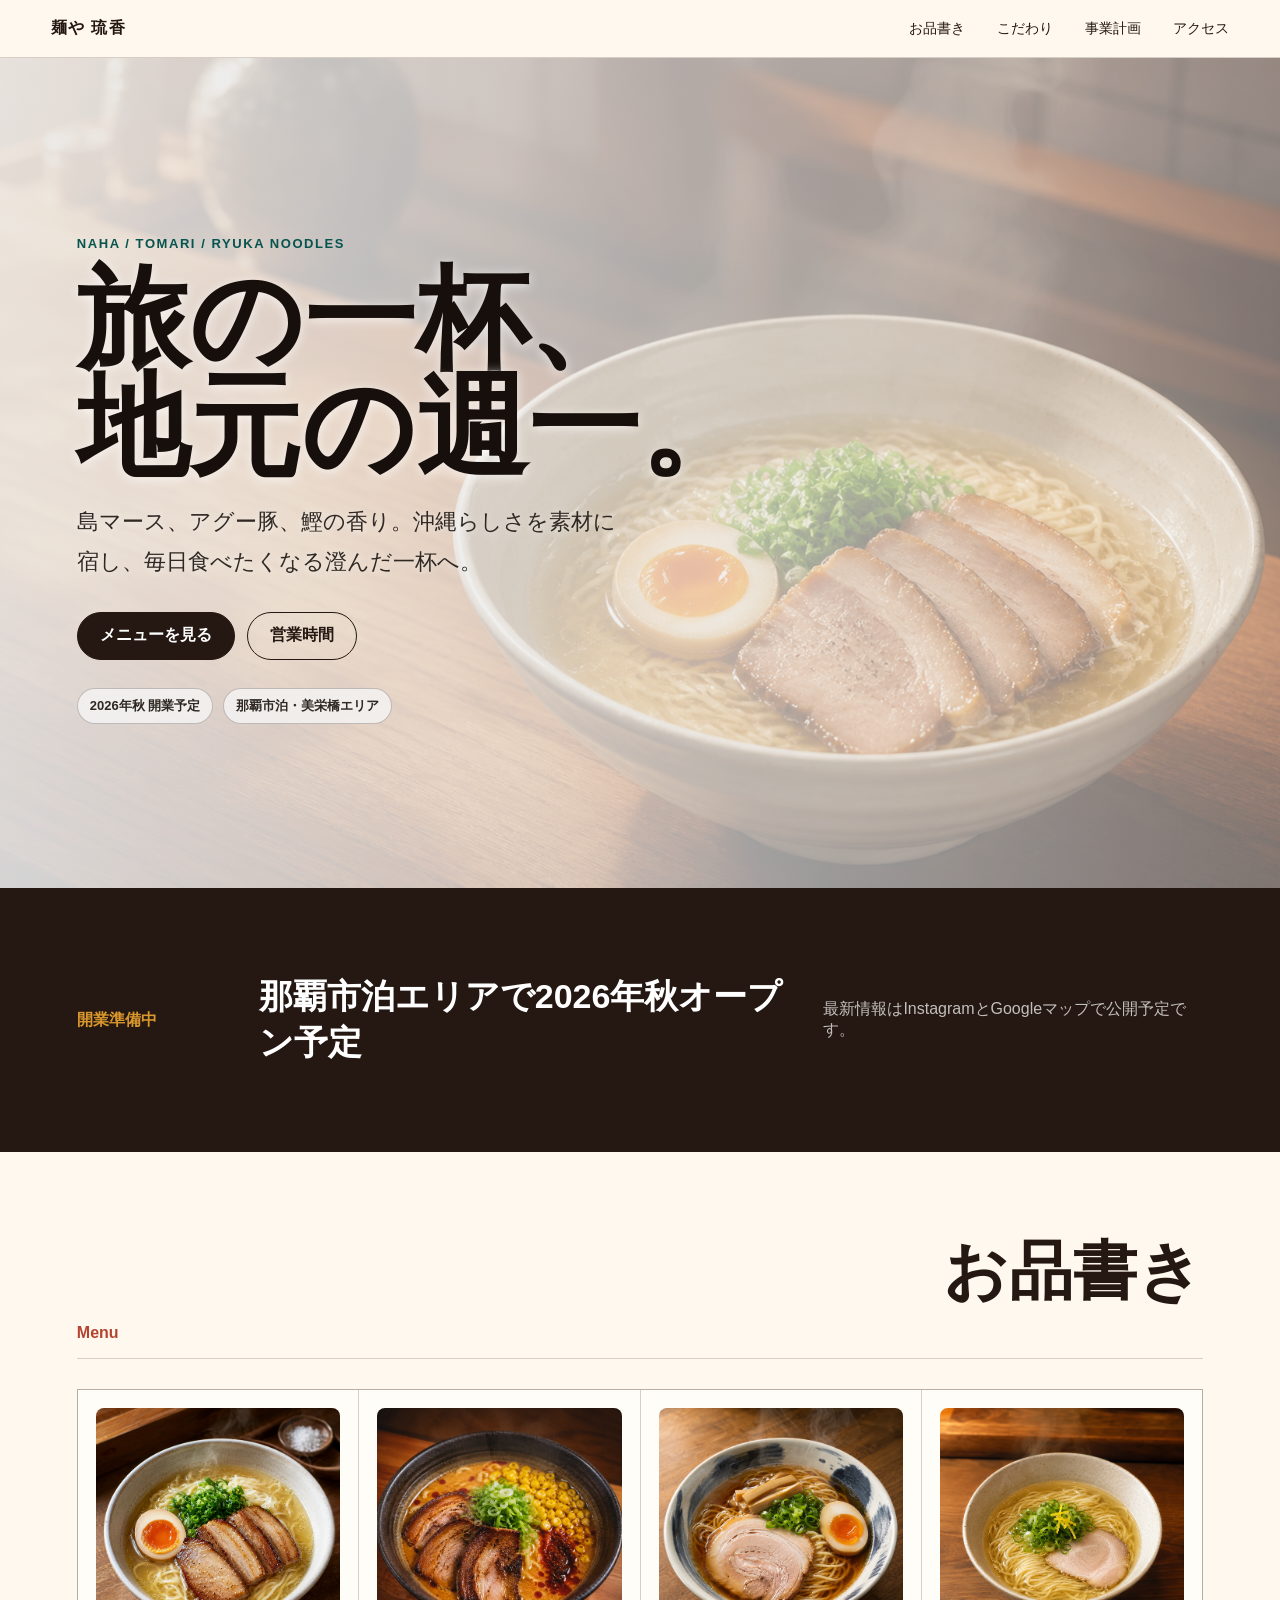
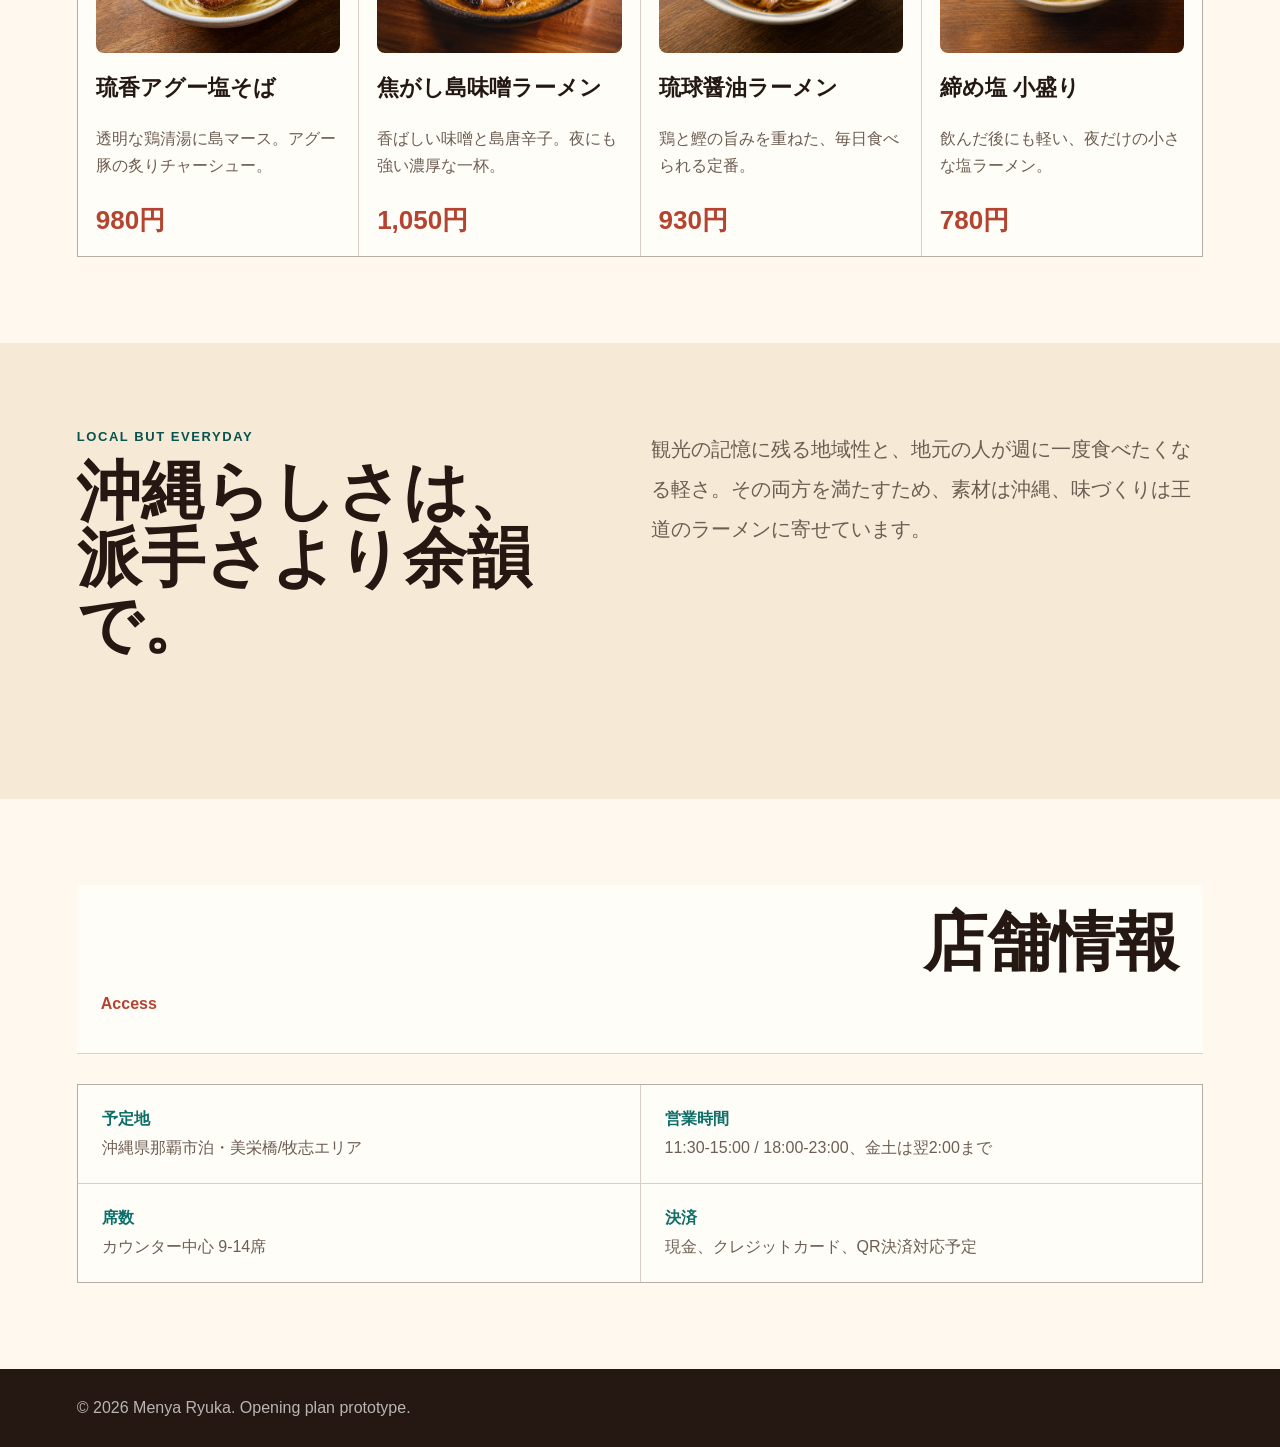
<file: index.html>
<!doctype html>
<html lang="ja">
<head>
  <meta charset="utf-8">
  <meta name="viewport" content="width=device-width, initial-scale=1">
  <title>麺や 琉香 | 那覇・泊の沖縄素材ラーメン</title>
  <meta name="description" content="那覇・泊で味わう、沖縄素材の清湯ラーメン。旅の一杯、地元の週一。">
  <link rel="stylesheet" href="styles.css">
</head>
<body>
  <header class="site-header">
    <a class="brand" href="#top">麺や 琉香</a>
    <nav aria-label="主要メニュー">
      <a href="#menu">お品書き</a>
      <a href="#story">こだわり</a>
      <a href="business-plan.html">事業計画</a>
      <a href="#access">アクセス</a>
    </nav>
  </header>

  <main id="top">
    <section class="hero">
      <div class="hero-copy">
        <p class="kicker">Naha / Tomari / Ryuka Noodles</p>
        <h1>旅の一杯、<br>地元の週一。</h1>
        <p>島マース、アグー豚、鰹の香り。沖縄らしさを素材に宿し、毎日食べたくなる澄んだ一杯へ。</p>
        <div class="hero-actions">
          <a class="button primary" href="#menu">メニューを見る</a>
          <a class="button" href="#access">営業時間</a>
        </div>
        <div class="hero-meta" aria-label="開業情報">
          <span>2026年秋 開業予定</span>
          <span>那覇市泊・美栄橋エリア</span>
        </div>
      </div>
    </section>

    <section class="notice">
      <span>開業準備中</span>
      <strong>那覇市泊エリアで2026年秋オープン予定</strong>
      <p>最新情報はInstagramとGoogleマップで公開予定です。</p>
    </section>

    <section id="menu" class="section">
      <div class="section-title">
        <p>Menu</p>
        <h2>お品書き</h2>
      </div>
      <div class="menu-grid">
        <article>
          <img src="assets/aguu-shio-ramen.png" alt="琉香アグー塩そば">
          <h3>琉香アグー塩そば</h3>
          <p>透明な鶏清湯に島マース。アグー豚の炙りチャーシュー。</p>
          <strong>980円</strong>
        </article>
        <article>
          <img src="assets/island-miso-ramen.png" alt="焦がし島味噌ラーメン">
          <h3>焦がし島味噌ラーメン</h3>
          <p>香ばしい味噌と島唐辛子。夜にも強い濃厚な一杯。</p>
          <strong>1,050円</strong>
        </article>
        <article>
          <img src="assets/ryukyu-shoyu-ramen.png" alt="琉球醤油ラーメン">
          <h3>琉球醤油ラーメン</h3>
          <p>鶏と鰹の旨みを重ねた、毎日食べられる定番。</p>
          <strong>930円</strong>
        </article>
        <article>
          <img src="assets/shime-shio-ramen.png" alt="締め塩 小盛り">
          <h3>締め塩 小盛り</h3>
          <p>飲んだ後にも軽い、夜だけの小さな塩ラーメン。</p>
          <strong>780円</strong>
        </article>
      </div>
    </section>

    <section id="story" class="story">
      <div>
        <p class="kicker">Local But Everyday</p>
        <h2>沖縄らしさは、派手さより余韻で。</h2>
      </div>
      <p>観光の記憶に残る地域性と、地元の人が週に一度食べたくなる軽さ。その両方を満たすため、素材は沖縄、味づくりは王道のラーメンに寄せています。</p>
    </section>

    <section id="access" class="section access">
      <div class="section-title">
        <p>Access</p>
        <h2>店舗情報</h2>
      </div>
      <dl>
        <div><dt>予定地</dt><dd>沖縄県那覇市泊・美栄橋/牧志エリア</dd></div>
        <div><dt>営業時間</dt><dd>11:30-15:00 / 18:00-23:00、金土は翌2:00まで</dd></div>
        <div><dt>席数</dt><dd>カウンター中心 9-14席</dd></div>
        <div><dt>決済</dt><dd>現金、クレジットカード、QR決済対応予定</dd></div>
      </dl>
    </section>
  </main>

  <footer>
    <p>© 2026 Menya Ryuka. Opening plan prototype.</p>
  </footer>
</body>
</html>
</file>
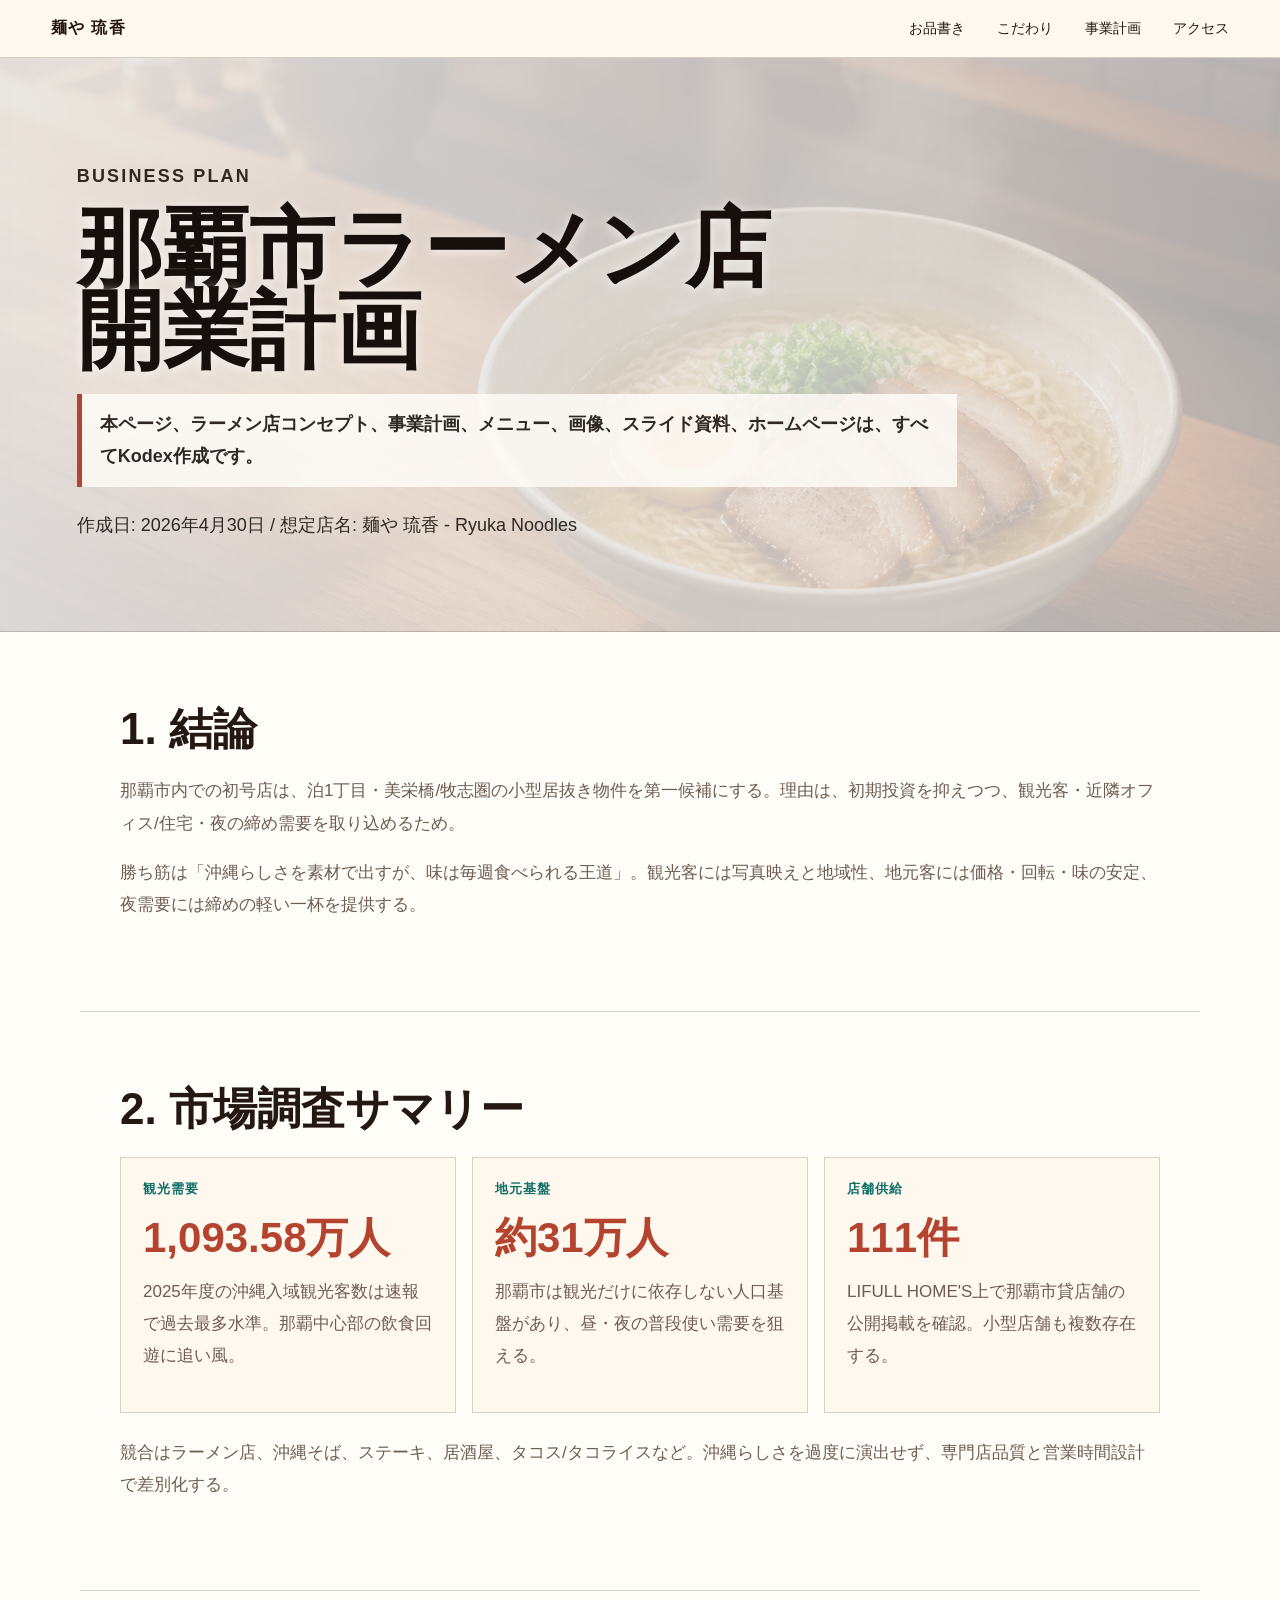
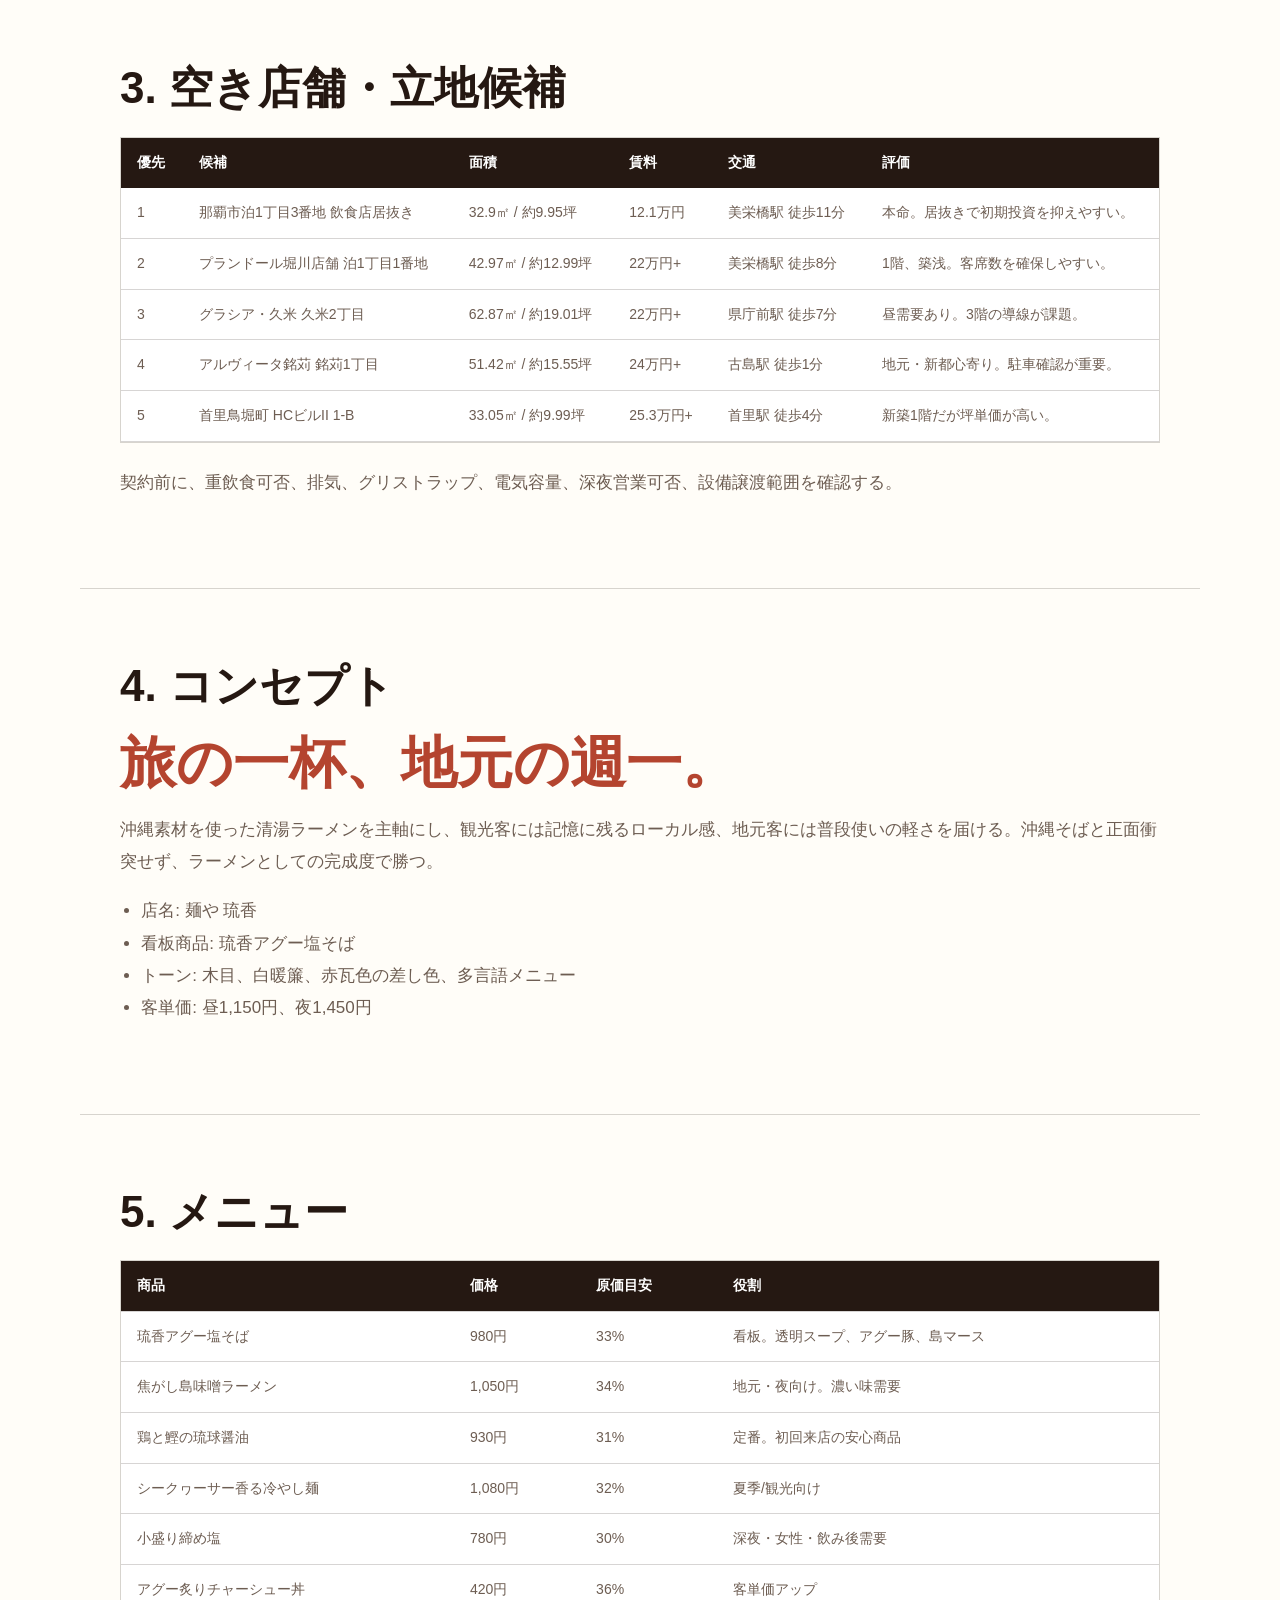
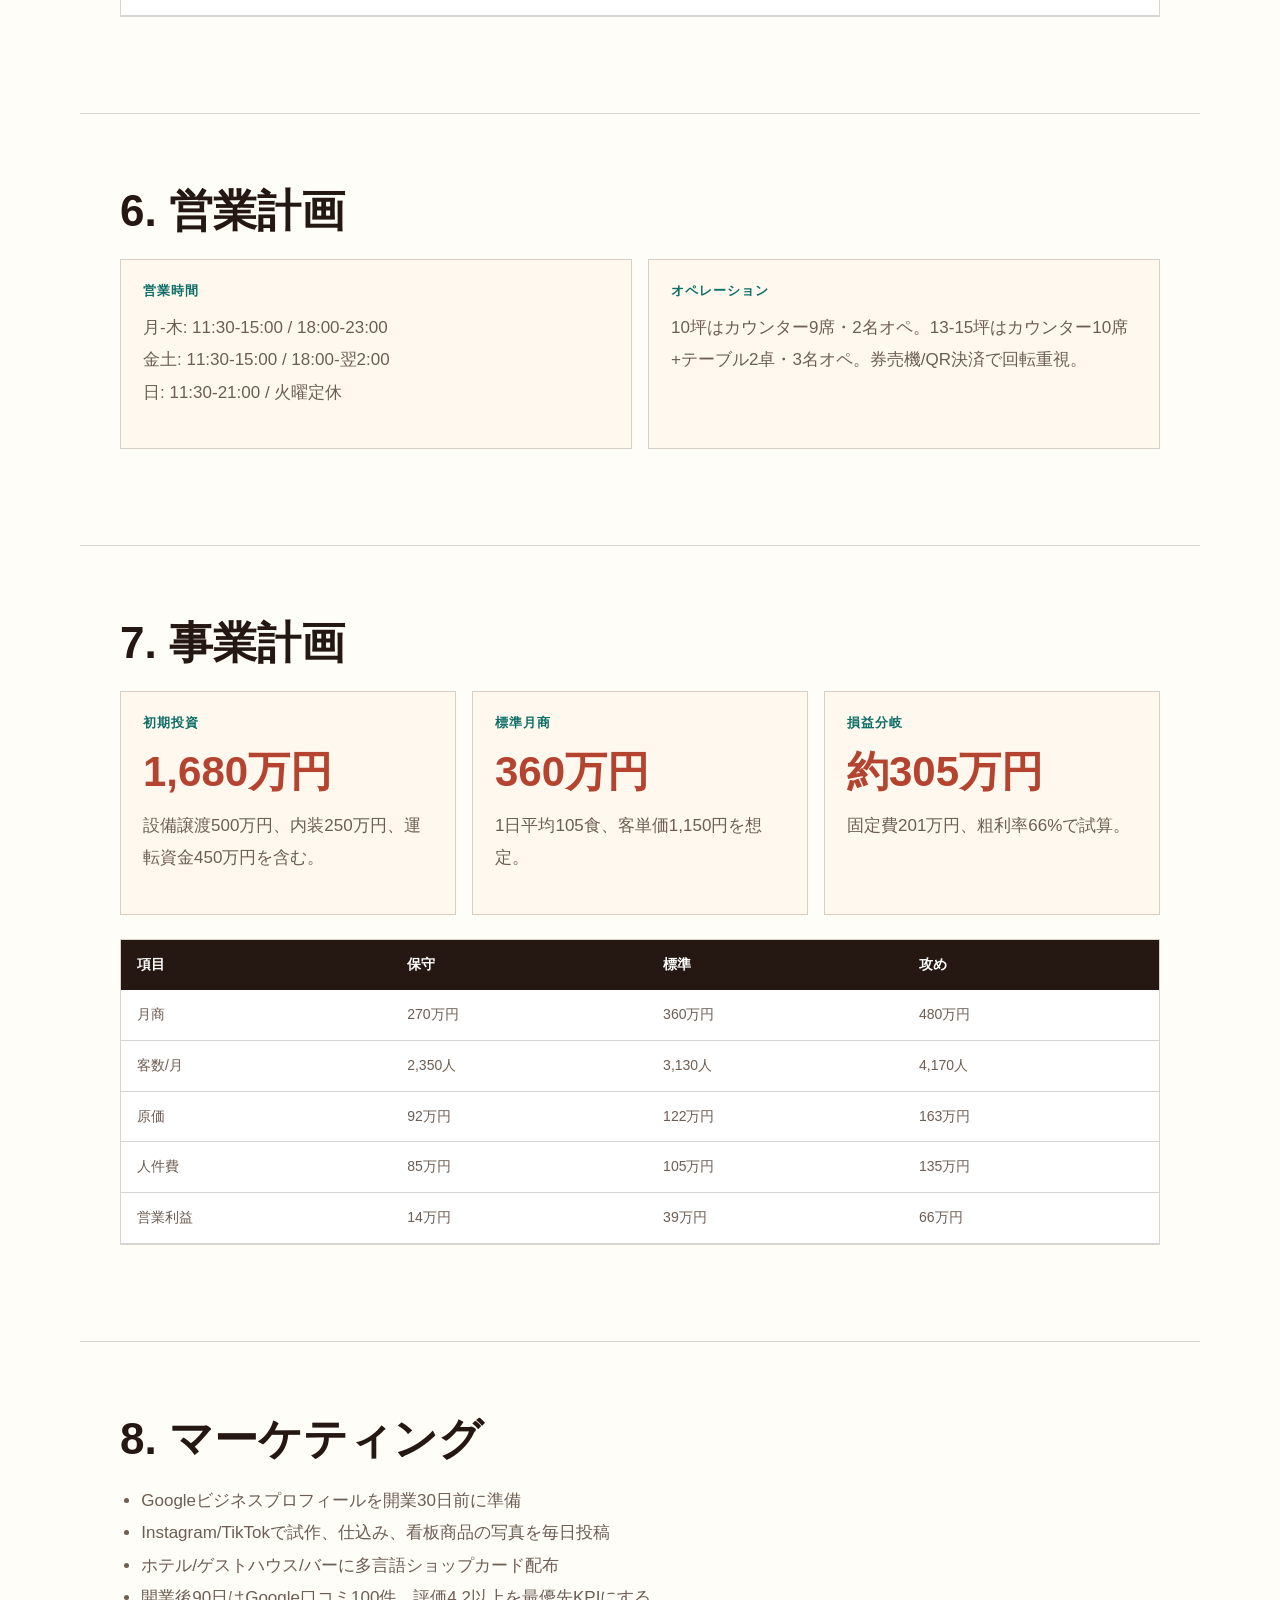
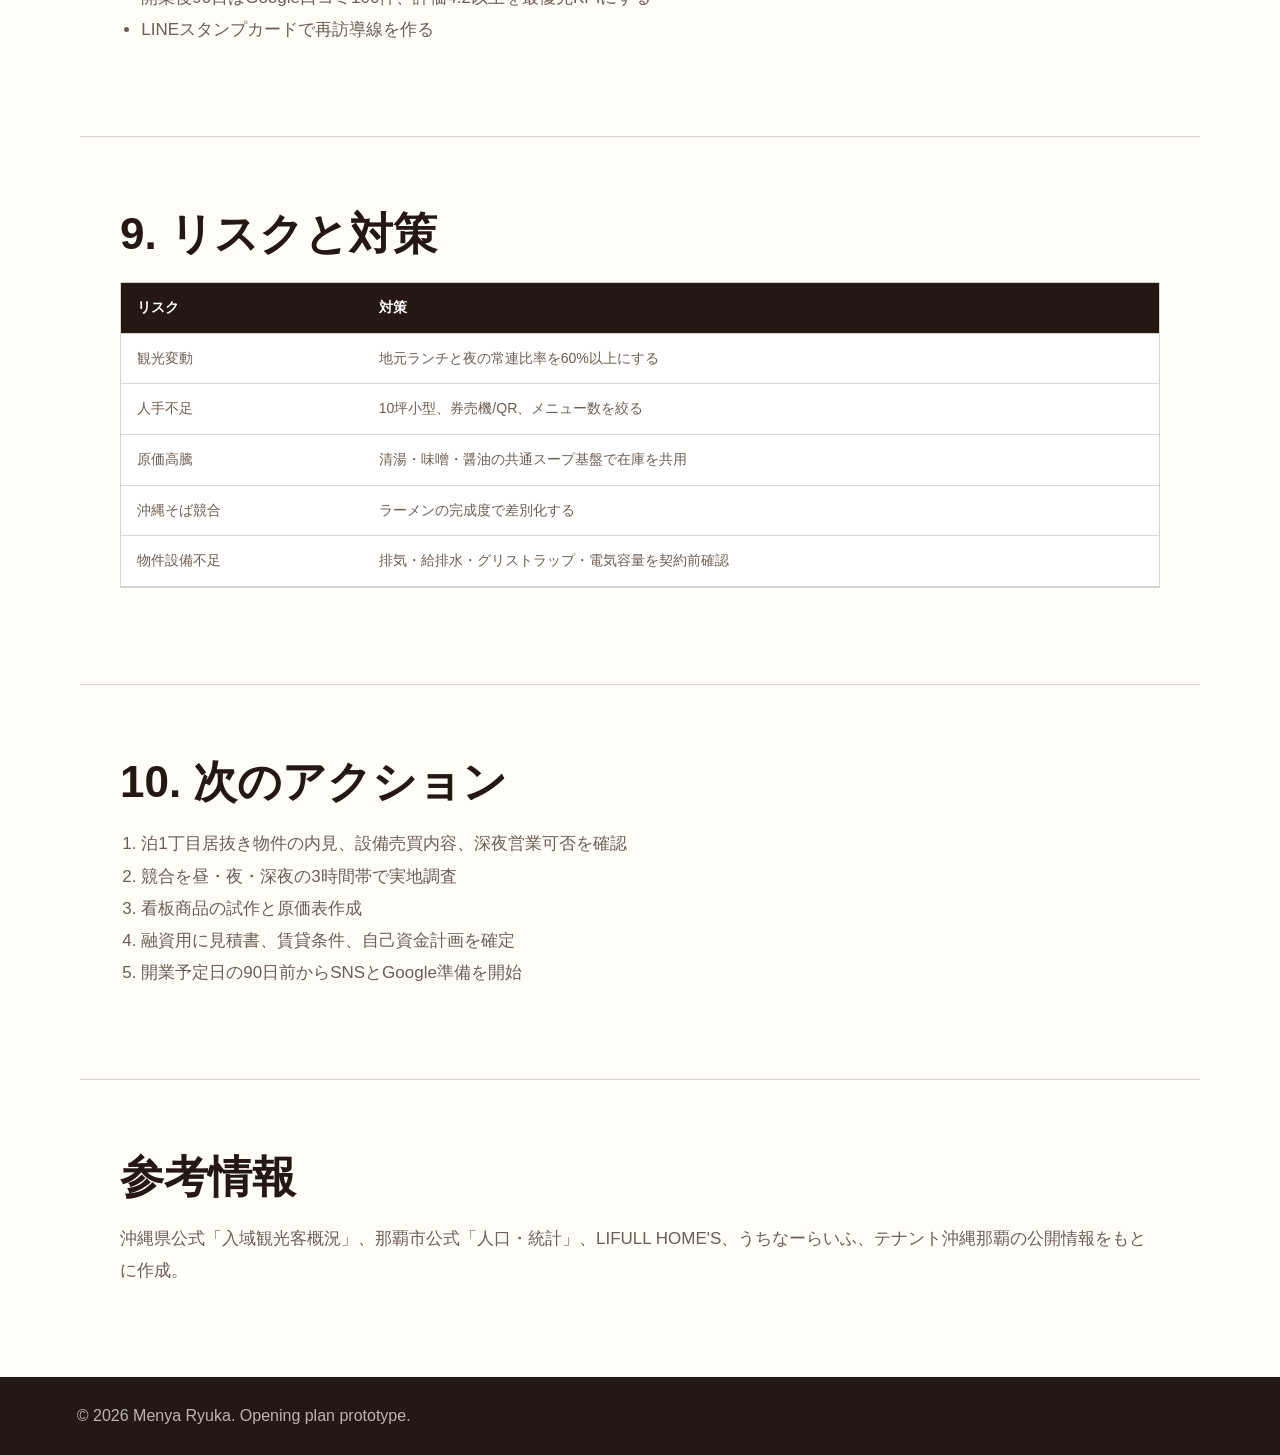
<file: business-plan.html>
<!doctype html>
<html lang="ja">
<head>
  <meta charset="utf-8">
  <meta name="viewport" content="width=device-width, initial-scale=1">
  <title>事業計画 | 麺や 琉香</title>
  <meta name="description" content="那覇市泊・美栄橋エリアで開業予定のラーメン店「麺や 琉香」の事業計画。">
  <link rel="stylesheet" href="styles.css">
</head>
<body>
  <header class="site-header">
    <a class="brand" href="index.html#top">麺や 琉香</a>
    <nav aria-label="主要メニュー">
      <a href="index.html#menu">お品書き</a>
      <a href="index.html#story">こだわり</a>
      <a href="business-plan.html">事業計画</a>
      <a href="index.html#access">アクセス</a>
    </nav>
  </header>

  <main class="plan-page">
    <section class="plan-hero">
      <p class="kicker">Business Plan</p>
      <h1>那覇市ラーメン店<br>開業計画</h1>
      <p class="codex-note">本ページ、ラーメン店コンセプト、事業計画、メニュー、画像、スライド資料、ホームページは、すべてKodex作成です。</p>
      <p>作成日: 2026年4月30日 / 想定店名: 麺や 琉香 - Ryuka Noodles</p>
    </section>

    <section class="plan-section">
      <h2>1. 結論</h2>
      <p>那覇市内での初号店は、泊1丁目・美栄橋/牧志圏の小型居抜き物件を第一候補にする。理由は、初期投資を抑えつつ、観光客・近隣オフィス/住宅・夜の締め需要を取り込めるため。</p>
      <p>勝ち筋は「沖縄らしさを素材で出すが、味は毎週食べられる王道」。観光客には写真映えと地域性、地元客には価格・回転・味の安定、夜需要には締めの軽い一杯を提供する。</p>
    </section>

    <section class="plan-section">
      <h2>2. 市場調査サマリー</h2>
      <div class="plan-grid three">
        <article>
          <span>観光需要</span>
          <strong>1,093.58万人</strong>
          <p>2025年度の沖縄入域観光客数は速報で過去最多水準。那覇中心部の飲食回遊に追い風。</p>
        </article>
        <article>
          <span>地元基盤</span>
          <strong>約31万人</strong>
          <p>那覇市は観光だけに依存しない人口基盤があり、昼・夜の普段使い需要を狙える。</p>
        </article>
        <article>
          <span>店舗供給</span>
          <strong>111件</strong>
          <p>LIFULL HOME'S上で那覇市貸店舗の公開掲載を確認。小型店舗も複数存在する。</p>
        </article>
      </div>
      <p>競合はラーメン店、沖縄そば、ステーキ、居酒屋、タコス/タコライスなど。沖縄らしさを過度に演出せず、専門店品質と営業時間設計で差別化する。</p>
    </section>

    <section class="plan-section">
      <h2>3. 空き店舗・立地候補</h2>
      <div class="table-wrap">
        <table>
          <thead>
            <tr><th>優先</th><th>候補</th><th>面積</th><th>賃料</th><th>交通</th><th>評価</th></tr>
          </thead>
          <tbody>
            <tr><td>1</td><td>那覇市泊1丁目3番地 飲食店居抜き</td><td>32.9㎡ / 約9.95坪</td><td>12.1万円</td><td>美栄橋駅 徒歩11分</td><td>本命。居抜きで初期投資を抑えやすい。</td></tr>
            <tr><td>2</td><td>プランドール堀川店舗 泊1丁目1番地</td><td>42.97㎡ / 約12.99坪</td><td>22万円+</td><td>美栄橋駅 徒歩8分</td><td>1階、築浅。客席数を確保しやすい。</td></tr>
            <tr><td>3</td><td>グラシア・久米 久米2丁目</td><td>62.87㎡ / 約19.01坪</td><td>22万円+</td><td>県庁前駅 徒歩7分</td><td>昼需要あり。3階の導線が課題。</td></tr>
            <tr><td>4</td><td>アルヴィータ銘苅 銘苅1丁目</td><td>51.42㎡ / 約15.55坪</td><td>24万円+</td><td>古島駅 徒歩1分</td><td>地元・新都心寄り。駐車確認が重要。</td></tr>
            <tr><td>5</td><td>首里鳥堀町 HCビルII 1-B</td><td>33.05㎡ / 約9.99坪</td><td>25.3万円+</td><td>首里駅 徒歩4分</td><td>新築1階だが坪単価が高い。</td></tr>
          </tbody>
        </table>
      </div>
      <p>契約前に、重飲食可否、排気、グリストラップ、電気容量、深夜営業可否、設備譲渡範囲を確認する。</p>
    </section>

    <section class="plan-section">
      <h2>4. コンセプト</h2>
      <blockquote>旅の一杯、地元の週一。</blockquote>
      <p>沖縄素材を使った清湯ラーメンを主軸にし、観光客には記憶に残るローカル感、地元客には普段使いの軽さを届ける。沖縄そばと正面衝突せず、ラーメンとしての完成度で勝つ。</p>
      <ul class="plan-list">
        <li>店名: 麺や 琉香</li>
        <li>看板商品: 琉香アグー塩そば</li>
        <li>トーン: 木目、白暖簾、赤瓦色の差し色、多言語メニュー</li>
        <li>客単価: 昼1,150円、夜1,450円</li>
      </ul>
    </section>

    <section class="plan-section">
      <h2>5. メニュー</h2>
      <div class="table-wrap">
        <table>
          <thead>
            <tr><th>商品</th><th>価格</th><th>原価目安</th><th>役割</th></tr>
          </thead>
          <tbody>
            <tr><td>琉香アグー塩そば</td><td>980円</td><td>33%</td><td>看板。透明スープ、アグー豚、島マース</td></tr>
            <tr><td>焦がし島味噌ラーメン</td><td>1,050円</td><td>34%</td><td>地元・夜向け。濃い味需要</td></tr>
            <tr><td>鶏と鰹の琉球醤油</td><td>930円</td><td>31%</td><td>定番。初回来店の安心商品</td></tr>
            <tr><td>シークヮーサー香る冷やし麺</td><td>1,080円</td><td>32%</td><td>夏季/観光向け</td></tr>
            <tr><td>小盛り締め塩</td><td>780円</td><td>30%</td><td>深夜・女性・飲み後需要</td></tr>
            <tr><td>アグー炙りチャーシュー丼</td><td>420円</td><td>36%</td><td>客単価アップ</td></tr>
          </tbody>
        </table>
      </div>
    </section>

    <section class="plan-section">
      <h2>6. 営業計画</h2>
      <div class="plan-grid two">
        <article>
          <span>営業時間</span>
          <p>月-木: 11:30-15:00 / 18:00-23:00<br>金土: 11:30-15:00 / 18:00-翌2:00<br>日: 11:30-21:00 / 火曜定休</p>
        </article>
        <article>
          <span>オペレーション</span>
          <p>10坪はカウンター9席・2名オペ。13-15坪はカウンター10席+テーブル2卓・3名オペ。券売機/QR決済で回転重視。</p>
        </article>
      </div>
    </section>

    <section class="plan-section">
      <h2>7. 事業計画</h2>
      <div class="plan-grid three">
        <article><span>初期投資</span><strong>1,680万円</strong><p>設備譲渡500万円、内装250万円、運転資金450万円を含む。</p></article>
        <article><span>標準月商</span><strong>360万円</strong><p>1日平均105食、客単価1,150円を想定。</p></article>
        <article><span>損益分岐</span><strong>約305万円</strong><p>固定費201万円、粗利率66%で試算。</p></article>
      </div>
      <div class="table-wrap">
        <table>
          <thead>
            <tr><th>項目</th><th>保守</th><th>標準</th><th>攻め</th></tr>
          </thead>
          <tbody>
            <tr><td>月商</td><td>270万円</td><td>360万円</td><td>480万円</td></tr>
            <tr><td>客数/月</td><td>2,350人</td><td>3,130人</td><td>4,170人</td></tr>
            <tr><td>原価</td><td>92万円</td><td>122万円</td><td>163万円</td></tr>
            <tr><td>人件費</td><td>85万円</td><td>105万円</td><td>135万円</td></tr>
            <tr><td>営業利益</td><td>14万円</td><td>39万円</td><td>66万円</td></tr>
          </tbody>
        </table>
      </div>
    </section>

    <section class="plan-section">
      <h2>8. マーケティング</h2>
      <ul class="plan-list">
        <li>Googleビジネスプロフィールを開業30日前に準備</li>
        <li>Instagram/TikTokで試作、仕込み、看板商品の写真を毎日投稿</li>
        <li>ホテル/ゲストハウス/バーに多言語ショップカード配布</li>
        <li>開業後90日はGoogle口コミ100件、評価4.2以上を最優先KPIにする</li>
        <li>LINEスタンプカードで再訪導線を作る</li>
      </ul>
    </section>

    <section class="plan-section">
      <h2>9. リスクと対策</h2>
      <div class="table-wrap">
        <table>
          <thead><tr><th>リスク</th><th>対策</th></tr></thead>
          <tbody>
            <tr><td>観光変動</td><td>地元ランチと夜の常連比率を60%以上にする</td></tr>
            <tr><td>人手不足</td><td>10坪小型、券売機/QR、メニュー数を絞る</td></tr>
            <tr><td>原価高騰</td><td>清湯・味噌・醤油の共通スープ基盤で在庫を共用</td></tr>
            <tr><td>沖縄そば競合</td><td>ラーメンの完成度で差別化する</td></tr>
            <tr><td>物件設備不足</td><td>排気・給排水・グリストラップ・電気容量を契約前確認</td></tr>
          </tbody>
        </table>
      </div>
    </section>

    <section class="plan-section">
      <h2>10. 次のアクション</h2>
      <ol class="plan-steps">
        <li>泊1丁目居抜き物件の内見、設備売買内容、深夜営業可否を確認</li>
        <li>競合を昼・夜・深夜の3時間帯で実地調査</li>
        <li>看板商品の試作と原価表作成</li>
        <li>融資用に見積書、賃貸条件、自己資金計画を確定</li>
        <li>開業予定日の90日前からSNSとGoogle準備を開始</li>
      </ol>
    </section>

    <section class="plan-section source-note">
      <h2>参考情報</h2>
      <p>沖縄県公式「入域観光客概況」、那覇市公式「人口・統計」、LIFULL HOME'S、うちなーらいふ、テナント沖縄那覇の公開情報をもとに作成。</p>
    </section>
  </main>

  <footer>
    <p>© 2026 Menya Ryuka. Opening plan prototype.</p>
  </footer>
</body>
</html>
</file>
<file: styles.css>
:root {
  --ink: #251812;
  --muted: #6d5d52;
  --paper: #fff8ee;
  --cream: #f6ead7;
  --red: #b4442f;
  --teal: #0d6f68;
  --gold: #d9972d;
  --line: rgba(37, 24, 18, 0.18);
}

* {
  box-sizing: border-box;
}

body {
  margin: 0;
  font-family: "Yu Gothic", "Hiragino Sans", Meiryo, sans-serif;
  color: var(--ink);
  background: var(--paper);
}

a {
  color: inherit;
  text-decoration: none;
}

.site-header {
  position: sticky;
  top: 0;
  z-index: 10;
  display: flex;
  align-items: center;
  justify-content: space-between;
  padding: 18px clamp(18px, 4vw, 56px);
  background: rgba(255, 248, 238, 0.92);
  border-bottom: 1px solid var(--line);
  backdrop-filter: blur(12px);
}

.brand {
  font-weight: 800;
  letter-spacing: 0.08em;
}

nav {
  display: flex;
  gap: clamp(14px, 3vw, 32px);
  font-size: 14px;
}

.hero {
  min-height: calc(100vh - 70px);
  position: relative;
  display: flex;
  align-items: center;
  padding: clamp(44px, 7vw, 84px) clamp(20px, 6vw, 80px) clamp(34px, 6vw, 70px);
  background:
    linear-gradient(90deg, rgba(232, 232, 232, 0.88) 0%, rgba(232, 232, 232, 0.7) 42%, rgba(232, 232, 232, 0.34) 100%),
    url("assets/hero-ramen.png") center / cover no-repeat;
}

.hero::after {
  content: "";
  position: absolute;
  inset: 0;
  background: rgba(245, 245, 245, 0.18);
  pointer-events: none;
}

.hero-copy {
  position: relative;
  z-index: 1;
  width: min(690px, 100%);
}

.kicker {
  margin: 0 0 14px;
  color: #07534e;
  font-size: 13px;
  font-weight: 800;
  letter-spacing: 0.12em;
  text-transform: uppercase;
}

h1,
h2,
h3,
p {
  margin-top: 0;
}

h1 {
  margin-bottom: 22px;
  font-size: clamp(52px, 9vw, 112px);
  line-height: 0.96;
  color: #160f0b;
  text-shadow: 0 2px 12px rgba(255, 255, 255, 0.72);
}

.hero-copy p:not(.kicker) {
  max-width: 560px;
  color: #2f2823;
  font-size: clamp(17px, 2vw, 22px);
  line-height: 1.8;
  text-shadow: 0 1px 8px rgba(255, 255, 255, 0.68);
}

.hero-actions {
  display: flex;
  flex-wrap: wrap;
  gap: 12px;
  margin-top: 30px;
}

.button {
  display: inline-flex;
  align-items: center;
  justify-content: center;
  min-height: 48px;
  padding: 0 22px;
  border: 1px solid var(--ink);
  border-radius: 999px;
  font-weight: 700;
}

.button.primary {
  color: #fff;
  background: var(--ink);
}

.hero-meta {
  display: flex;
  flex-wrap: wrap;
  gap: 10px;
  margin-top: 28px;
}

.hero-meta span {
  padding: 8px 12px;
  border: 1px solid rgba(37, 24, 18, 0.24);
  border-radius: 999px;
  color: #2f2823;
  background: rgba(247, 247, 247, 0.78);
  font-size: 13px;
  font-weight: 700;
}

.notice,
.section,
.story {
  padding: clamp(42px, 7vw, 86px) clamp(20px, 6vw, 80px);
}

.notice {
  display: grid;
  grid-template-columns: 160px 1fr minmax(220px, 0.7fr);
  gap: 22px;
  align-items: center;
  background: var(--ink);
  color: #fff;
}

.notice span {
  color: var(--gold);
  font-weight: 800;
}

.notice strong {
  font-size: clamp(22px, 3vw, 34px);
}

.notice p {
  margin: 0;
  color: rgba(255, 255, 255, 0.72);
}

.section-title {
  display: flex;
  align-items: end;
  justify-content: space-between;
  gap: 24px;
  margin-bottom: 30px;
  border-bottom: 1px solid var(--line);
}

.section-title p {
  color: var(--red);
  font-weight: 800;
}

.section-title h2,
.story h2 {
  font-size: clamp(34px, 5vw, 64px);
  line-height: 1.05;
}

.menu-grid {
  display: grid;
  grid-template-columns: repeat(4, minmax(0, 1fr));
  gap: 1px;
  background: var(--line);
  border: 1px solid var(--line);
}

.menu-grid article {
  min-height: 420px;
  padding: 18px;
  background: #fffdf8;
}

.menu-grid img {
  width: 100%;
  aspect-ratio: 1 / 1;
  display: block;
  object-fit: cover;
  border-radius: 8px;
  margin-bottom: 20px;
  background: var(--cream);
}

.menu-grid h3 {
  font-size: 22px;
}

.menu-grid p {
  color: var(--muted);
  line-height: 1.7;
}

.menu-grid strong {
  display: block;
  margin-top: 24px;
  color: var(--red);
  font-size: 26px;
}

.story {
  display: grid;
  grid-template-columns: minmax(280px, 0.9fr) minmax(320px, 1fr);
  gap: clamp(24px, 6vw, 80px);
  align-items: start;
  background: var(--cream);
}

.story > p {
  color: var(--muted);
  font-size: 20px;
  line-height: 2;
}

.access dl {
  display: grid;
  grid-template-columns: repeat(2, minmax(0, 1fr));
  gap: 1px;
  margin: 0;
  background: var(--line);
  border: 1px solid var(--line);
}

.access div {
  padding: 24px;
  background: #fffdf8;
}

dt {
  color: var(--teal);
  font-weight: 800;
}

dd {
  margin: 8px 0 0;
  color: var(--muted);
}

footer {
  padding: 30px clamp(20px, 6vw, 80px);
  color: rgba(255, 255, 255, 0.68);
  background: var(--ink);
}

footer p {
  margin: 0;
}

.plan-page {
  background: #fffdf8;
}

.plan-hero {
  padding: clamp(54px, 8vw, 104px) clamp(20px, 6vw, 80px) clamp(38px, 6vw, 72px);
  background:
    linear-gradient(90deg, rgba(232, 232, 232, 0.92), rgba(232, 232, 232, 0.72)),
    url("assets/hero-ramen.png") center / cover no-repeat;
  border-bottom: 1px solid var(--line);
}

.plan-hero h1 {
  max-width: 900px;
  font-size: clamp(42px, 7vw, 86px);
}

.plan-hero > p {
  max-width: 880px;
  color: #2f2823;
  font-size: 18px;
  line-height: 1.8;
}

.codex-note {
  margin: 0 0 22px;
  padding: 14px 18px;
  border-left: 5px solid var(--red);
  background: rgba(255, 253, 248, 0.82);
  font-weight: 800;
}

.plan-section {
  max-width: 1120px;
  margin: 0 auto;
  padding: clamp(38px, 6vw, 72px) clamp(20px, 4vw, 40px);
  border-bottom: 1px solid var(--line);
}

.plan-section h2 {
  margin-bottom: 22px;
  font-size: clamp(28px, 4vw, 44px);
  line-height: 1.12;
}

.plan-section p,
.plan-list,
.plan-steps {
  color: var(--muted);
  font-size: 17px;
  line-height: 1.9;
}

.plan-grid {
  display: grid;
  gap: 16px;
  margin: 24px 0;
}

.plan-grid.two {
  grid-template-columns: repeat(2, minmax(0, 1fr));
}

.plan-grid.three {
  grid-template-columns: repeat(3, minmax(0, 1fr));
}

.plan-grid article {
  padding: 22px;
  border: 1px solid var(--line);
  background: var(--paper);
}

.plan-grid span {
  display: block;
  margin-bottom: 12px;
  color: var(--teal);
  font-size: 13px;
  font-weight: 800;
  letter-spacing: 0.08em;
  text-transform: uppercase;
}

.plan-grid strong {
  display: block;
  margin-bottom: 10px;
  color: var(--red);
  font-size: clamp(26px, 4vw, 42px);
}

.table-wrap {
  overflow-x: auto;
  margin: 24px 0;
  border: 1px solid var(--line);
}

table {
  width: 100%;
  min-width: 760px;
  border-collapse: collapse;
  background: #fff;
}

th,
td {
  padding: 14px 16px;
  border-bottom: 1px solid var(--line);
  text-align: left;
  vertical-align: top;
  line-height: 1.55;
}

th {
  color: #fff;
  background: var(--ink);
  font-size: 14px;
}

td {
  color: var(--muted);
  font-size: 14px;
}

blockquote {
  margin: 20px 0;
  color: var(--red);
  font-size: clamp(28px, 5vw, 56px);
  font-weight: 900;
  line-height: 1.1;
}

.plan-list,
.plan-steps {
  padding-left: 1.25em;
}

.source-note {
  border-bottom: 0;
}

@media (max-width: 880px) {
  .site-header,
  .notice,
  .story {
    grid-template-columns: 1fr;
  }

  .site-header {
    gap: 14px;
    align-items: flex-start;
    flex-direction: column;
  }

  .hero {
    min-height: 680px;
    background:
      linear-gradient(180deg, rgba(232, 232, 232, 0.88) 0%, rgba(232, 232, 232, 0.64) 58%, rgba(232, 232, 232, 0.38) 100%),
      url("assets/hero-ramen.png") center / cover no-repeat;
  }

  .menu-grid,
  .access dl {
    grid-template-columns: 1fr;
  }

  .plan-grid.two,
  .plan-grid.three {
    grid-template-columns: 1fr;
  }
}
</file>
